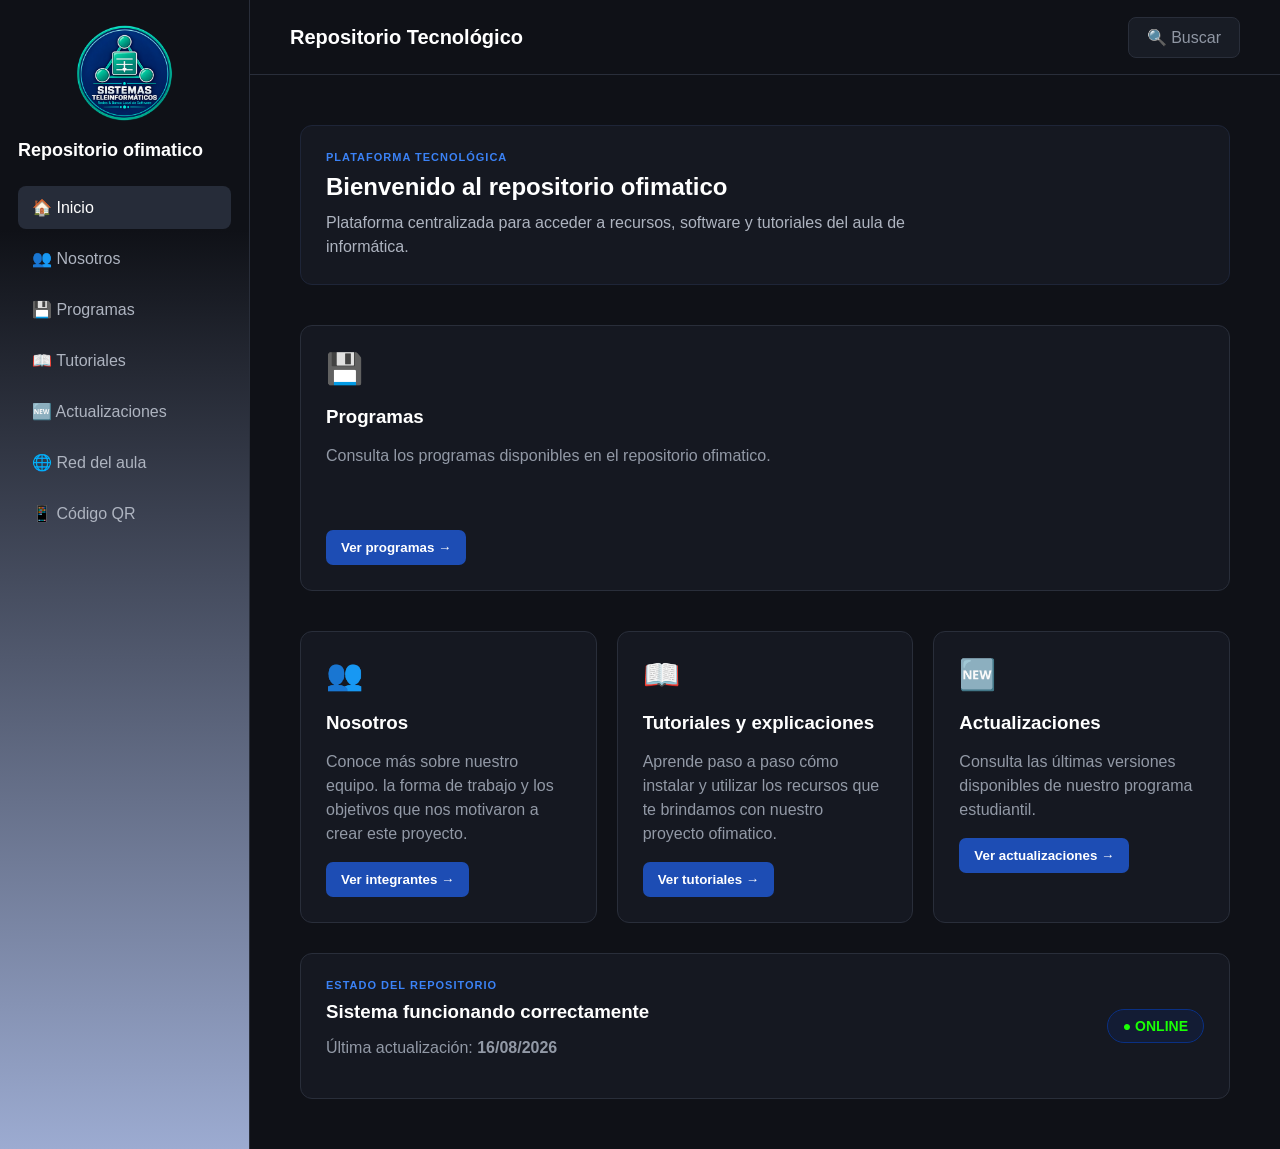
<file: index.html>
<!DOCTYPE html>
<html lang="es">

<head>
    <meta charset="UTF-8">
    <meta name="viewport" content="width=device-width, initial-scale=1.0">

    <title>Repositorio Tecnológico</title>
    

    <link rel="stylesheet" href="style.css">
</head>

<body>

    <div class="app">

        <!-- BARRA LATERAL -->
        <aside class="sidebar">

           <div class="logo">
    <img src="images/logo-repositorio.png" alt="Logo del proyecto">
</div>

            <h2>Repositorio ofimatico</h2>

            <nav>

                <a href="#" class="active">
                    🏠 Inicio
                </a>
                
                <a href="Nosotros.html">
                    👥 Nosotros
                </a> 

                <a href="Programas.html">
                    💾 Programas
                </a>

                <a href="Tutoriales.html">
                    📖 Tutoriales
                </a>

                <a href="Actualizaciones.html">
                    🆕 Actualizaciones
                </a>

                <a href="RedDelAula.html">
                    🌐 Red del aula
                </a>

                <a href="CodigoQR.html">
                    📱 Código QR
                </a>

            </nav>

        </aside>


        <!-- CONTENIDO PRINCIPAL -->
        <main class="main">

            <header class="topbar">

                <h1>Repositorio Tecnológico</h1>

                <div class="search">
                    🔍 Buscar
                </div>

            </header>


            <section class="content">

                <div class="welcome">

                    <span>PLATAFORMA TECNOLÓGICA</span>

                    <h2>
                        Bienvenido al repositorio ofimatico
                    </h2>

                    <p>
                        Plataforma centralizada para acceder a
                        recursos, software y tutoriales del aula
                        de informática.
                    </p>

                </div>


                <div class="cards">
                </div>

                    <div class="card">

                        <div class="card-icon">
                            💾
                        </div>

                        <h3>Programas</h3>

                        <p>
                            Consulta los programas disponibles
                            en el repositorio ofimatico.
                        </p>           

                        <button onclick="window.location.href='Programas.html'">
                         Ver programas →
                          </button>
                    </div>

                <div class="cards">
                    
                            
                    <div class="card">
                        <div class="card-icon">
                            👥
                        </div>

                        <h3>Nosotros</h3>

                         <p>
                                    Conoce más sobre nuestro equipo. la forma de trabajo y los objetivos que nos motivaron a crear este proyecto.
                        </p>

                                <button onclick="window.location.href='Nosotros.html'">
                                 Ver integrantes →
                                  </button>
                          
                    </div>


                    <div class="card">

                        <div class="card-icon">
                            📖
                        </div>

                        <h3>Tutoriales y explicaciones</h3>

                        <p>
                            Aprende paso a paso cómo instalar
                            y utilizar los recursos que te brindamos con nuestro proyecto ofimatico.
                        </p>

                        <button onclick="window.location.href='Tutoriales.html'">
                            Ver tutoriales →
                        </button>

                    </div>


                    <div class="card">

                        <div class="card-icon">
                            🆕
                        </div>

                        <h3>Actualizaciones</h3>

                        <p>
                            Consulta las últimas versiones
                            disponibles de nuestro programa estudiantil.
                        </p>

                        <button onclick="window.location.href='Actualizaciones.html'">
                            Ver actualizaciones →
                        </button>

                    </div>

                </div>


                <div class="update-box">
                

                    <div>

                        <span class="small-title">
                            ESTADO DEL REPOSITORIO
                        </span>

                        <h3>
                            Sistema funcionando correctamente
                        </h3>

                        <p>
                            Última actualización:
                            <strong>16/08/2026</strong>
                        </p>

                    </div>

                    <div class="status">
                        ● ONLINE
                    </div>

                </div>

            </section>

        </main>

    </div>


    <script src="script.js"></script>

</body>

</html>
</file>
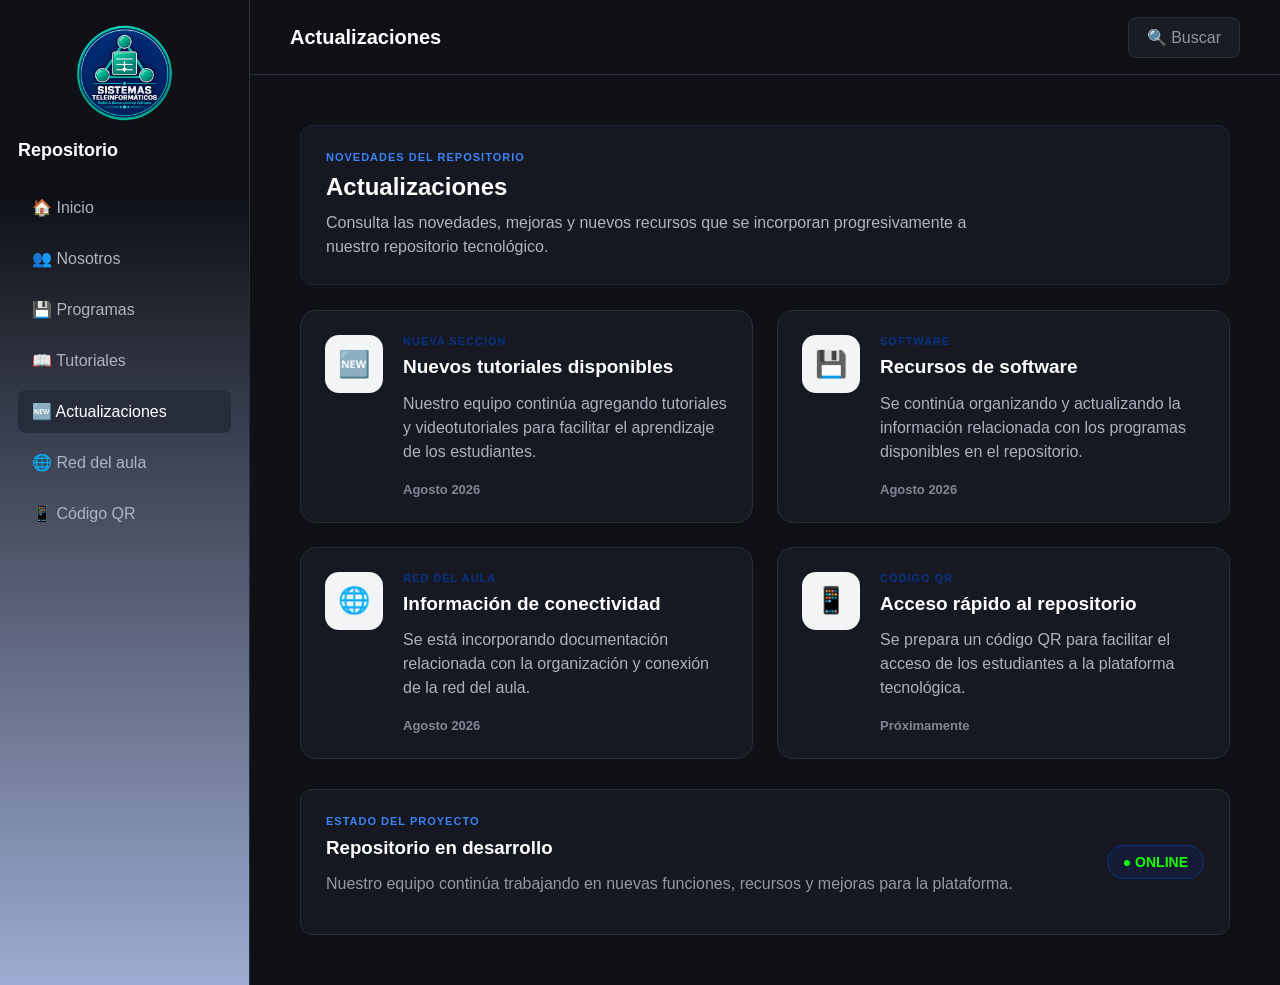
<file: Actualizaciones.html>
<!DOCTYPE html>
<html lang="es">

<head>
    <meta charset="UTF-8">
    <meta name="viewport" content="width=device-width, initial-scale=1.0">

    <title>Actualizaciones | Repositorio Tecnológico</title>

    <link rel="stylesheet" href="style.css">
</head>

<body>

    <div class="app">

        <!-- BARRA LATERAL -->
        <aside class="sidebar">

            <div class="logo">
    <img src="images/logo-repositorio.png" alt="Logo del proyecto">
</div>

            <h2>Repositorio</h2>

            <nav>

                <a href="index.html">
                    🏠 Inicio
                </a>

                <a href="Nosotros.html">
                    👥 Nosotros
                </a>

                <a href="Programas.html">
                    💾 Programas
                </a>

                <a href="Tutoriales.html">
                    📖 Tutoriales
                </a>

                <a href="Actualizaciones.html" class="active">
                    🆕 Actualizaciones
                </a>

                <a href="RedDelAula.html">
                    🌐 Red del aula
                </a>

                <a href="CodigoQR.html">
                    📱 Código QR
                </a>

            </nav>

        </aside>


        <!-- CONTENIDO PRINCIPAL -->
        <main class="main">

            <header class="topbar">

                <h1>Actualizaciones</h1>

                <div class="search">
                    🔍 Buscar
                </div>

            </header>


            <section class="content">

                <!-- PRESENTACIÓN -->

                <div class="welcome">

                    <span>NOVEDADES DEL REPOSITORIO</span>

                    <h2>
                        Actualizaciones
                    </h2>

                    <p>
                        Consulta las novedades, mejoras y nuevos
                        recursos que se incorporan progresivamente
                        a nuestro repositorio tecnológico.
                    </p>

                </div>


                <!-- ACTUALIZACIONES -->

                <div class="updates-grid">


                    <!-- ACTUALIZACIÓN 1 -->

                    <div class="update-card">

                        <div class="update-icon">
                            🆕
                        </div>

                        <div class="update-info">

                            <span class="update-type">
                                NUEVA SECCIÓN
                            </span>

                            <h3>
                                Nuevos tutoriales disponibles
                            </h3>

                            <p>
                                Nuestro equipo continúa agregando
                                tutoriales y videotutoriales para
                                facilitar el aprendizaje de los
                                estudiantes.
                            </p>

                            <span class="update-date">
                                Agosto 2026
                            </span>

                        </div>

                    </div>


                    <!-- ACTUALIZACIÓN 2 -->

                    <div class="update-card">

                        <div class="update-icon">
                            💾
                        </div>

                        <div class="update-info">

                            <span class="update-type">
                                SOFTWARE
                            </span>

                            <h3>
                                Recursos de software
                            </h3>

                            <p>
                                Se continúa organizando y actualizando
                                la información relacionada con los
                                programas disponibles en el repositorio.
                            </p>

                            <span class="update-date">
                                Agosto 2026
                            </span>

                        </div>

                    </div>


                    <!-- ACTUALIZACIÓN 3 -->

                    <div class="update-card">

                        <div class="update-icon">
                            🌐
                        </div>

                        <div class="update-info">

                            <span class="update-type">
                                RED DEL AULA
                            </span>

                            <h3>
                                Información de conectividad
                            </h3>

                            <p>
                                Se está incorporando documentación
                                relacionada con la organización y
                                conexión de la red del aula.
                            </p>

                            <span class="update-date">
                                Agosto 2026
                            </span>

                        </div>

                    </div>


                    <!-- ACTUALIZACIÓN 4 -->

                    <div class="update-card">

                        <div class="update-icon">
                            📱
                        </div>

                        <div class="update-info">

                            <span class="update-type">
                                CÓDIGO QR
                            </span>

                            <h3>
                                Acceso rápido al repositorio
                            </h3>

                            <p>
                                Se prepara un código QR para facilitar
                                el acceso de los estudiantes a la
                                plataforma tecnológica.
                            </p>

                            <span class="update-date">
                                Próximamente
                            </span>

                        </div>

                    </div>

                </div>


                <!-- ESTADO -->

                <div class="update-box">

                    <div>

                        <span class="small-title">
                            ESTADO DEL PROYECTO
                        </span>

                        <h3>
                            Repositorio en desarrollo
                        </h3>

                        <p>
                            Nuestro equipo continúa trabajando en
                            nuevas funciones, recursos y mejoras
                            para la plataforma.
                        </p>

                    </div>

                   <div class="status">
                        ● ONLINE
                    </div>

                </div>

            </section>

        </main>

    </div>


    <script src="script.js"></script>

</body>

</html>
</file>
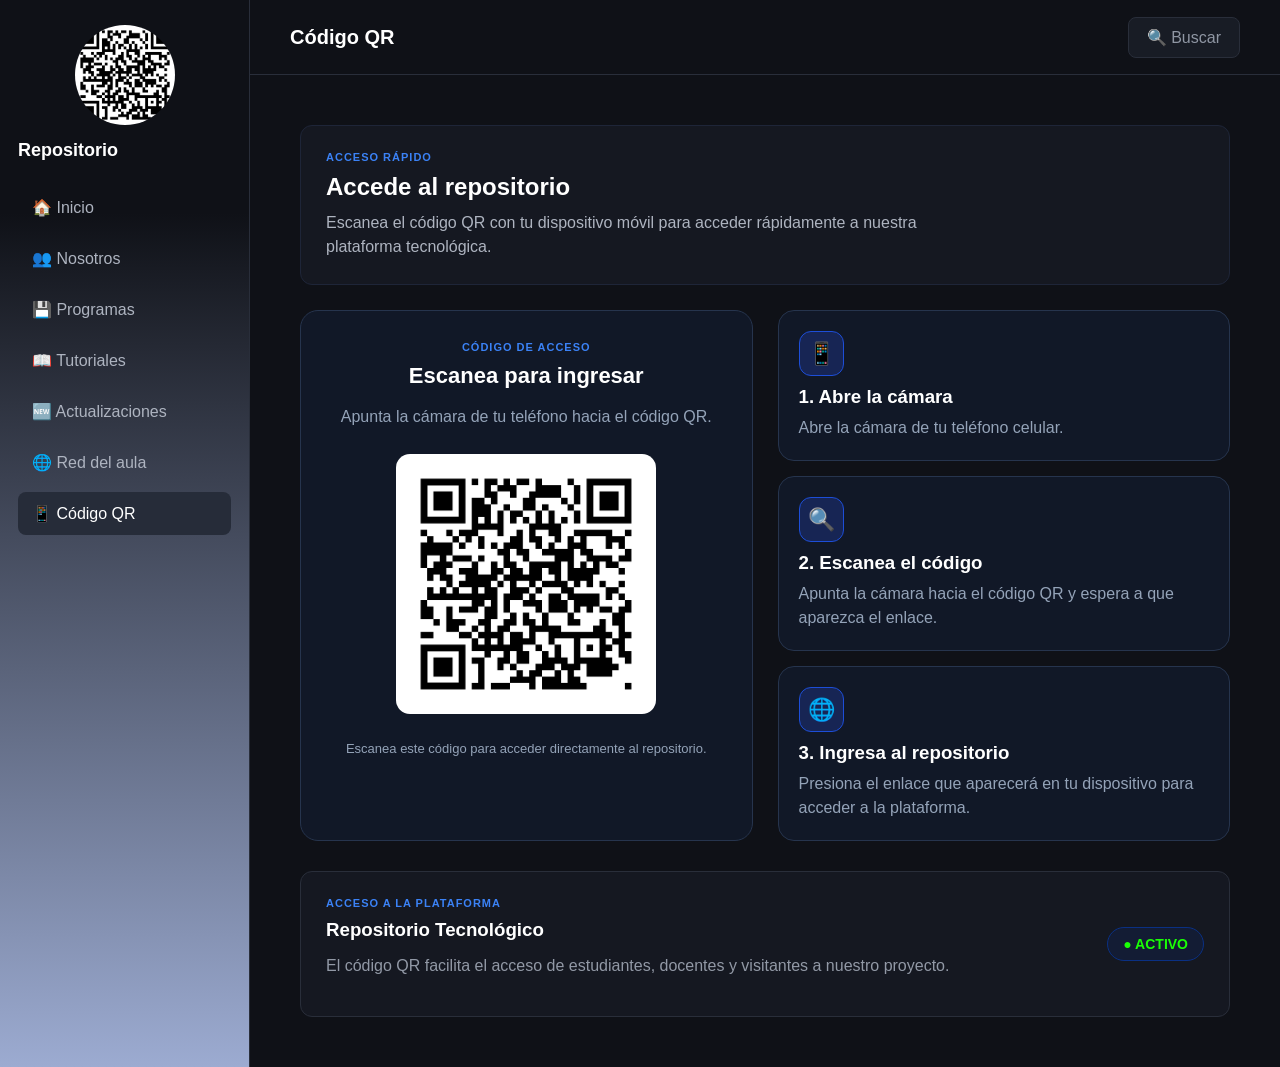
<file: CodigoQR.html>
<!DOCTYPE html>
<html lang="es">

<head>
    <meta charset="UTF-8">
    <meta name="viewport" content="width=device-width, initial-scale=1.0">

    <title>Código QR | Repositorio Tecnológico</title>

    <link rel="stylesheet" href="style.css">
</head>

<body>

    <div class="app">

        <!-- BARRA LATERAL -->
        <aside class="sidebar">

           <div class="logo">
    <img src="images/qr-repositorio.png" alt="Logo del proyecto">
</div>

            <h2>Repositorio</h2>

            <nav>

                <a href="index.html">
                    🏠 Inicio
                </a>

                <a href="Nosotros.html">
                    👥 Nosotros
                </a>

                <a href="Programas.html">
                    💾 Programas
                </a>

                <a href="Tutoriales.html">
                    📖 Tutoriales
                </a>

                <a href="Actualizaciones.html">
                    🆕 Actualizaciones
                </a>

                <a href="RedDelAula.html">
                    🌐 Red del aula
                </a>

                <a href="CodigoQR.html" class="active">
                    📱 Código QR
                </a>

            </nav>

        </aside>


        <!-- CONTENIDO PRINCIPAL -->
        <main class="main">

            <header class="topbar">

                <h1>Código QR</h1>

                <div class="search">
                    🔍 Buscar
                </div>

            </header>


            <section class="content">

                <!-- PRESENTACIÓN -->

                <div class="welcome">

                    <span>ACCESO RÁPIDO</span>

                    <h2>
                        Accede al repositorio
                    </h2>

                    <p>
                        Escanea el código QR con tu dispositivo
                        móvil para acceder rápidamente a nuestra
                        plataforma tecnológica.
                    </p>

                </div>


                <!-- QR -->

                <div class="qr-section">

                    <div class="qr-card">

                        <span class="small-title">
                            CÓDIGO DE ACCESO
                        </span>

                        <h3>
                            Escanea para ingresar
                        </h3>

                        <p>
                            Apunta la cámara de tu teléfono hacia
                            el código QR.
                        </p>


                        <div class="qr-image">

                            <!-- AQUÍ COLOCAREMOS EL QR REAL -->

                            <img
                                src="images/qr-repositorio.png"
                                alt="Código QR del Repositorio Tecnológico">

                        </div>

                          
                        <p class="qr-help">
                            Escanea este código para acceder
                            directamente al repositorio.
                        </p>

                    </div>


                    <!-- INSTRUCCIONES -->

                    <div class="qr-info">

                        <div class="qr-info-card">

                            <div class="qr-info-icon">
                                📱
                            </div>

                            <h3>
                                1. Abre la cámara
                            </h3>

                            <p>
                                Abre la cámara de tu teléfono
                                celular.
                            </p>

                        </div>


                        <div class="qr-info-card">

                            <div class="qr-info-icon">
                                🔍
                            </div>

                            <h3>
                                2. Escanea el código
                            </h3>

                            <p>
                                Apunta la cámara hacia el código QR
                                y espera a que aparezca el enlace.
                            </p>

                        </div>


                        <div class="qr-info-card">

                            <div class="qr-info-icon">
                                🌐
                            </div>

                            <h3>
                                3. Ingresa al repositorio
                            </h3>

                            <p>
                                Presiona el enlace que aparecerá
                                en tu dispositivo para acceder
                                a la plataforma.
                            </p>

                        </div>

                    </div>

                </div>


                <!-- INFORMACIÓN -->

                <div class="update-box">

                    <div>

                        <span class="small-title">
                            ACCESO A LA PLATAFORMA
                        </span>

                        <h3>
                            Repositorio Tecnológico
                        </h3>

                        <p>
                            El código QR facilita el acceso de
                            estudiantes, docentes y visitantes
                            a nuestro proyecto.
                        </p>

                    </div>

                    <div class="status">
                        ● ACTIVO
                    </div>

                </div>

            </section>

        </main>

    </div>


    <script src="script.js"></script>

</body>

</html>
</file>
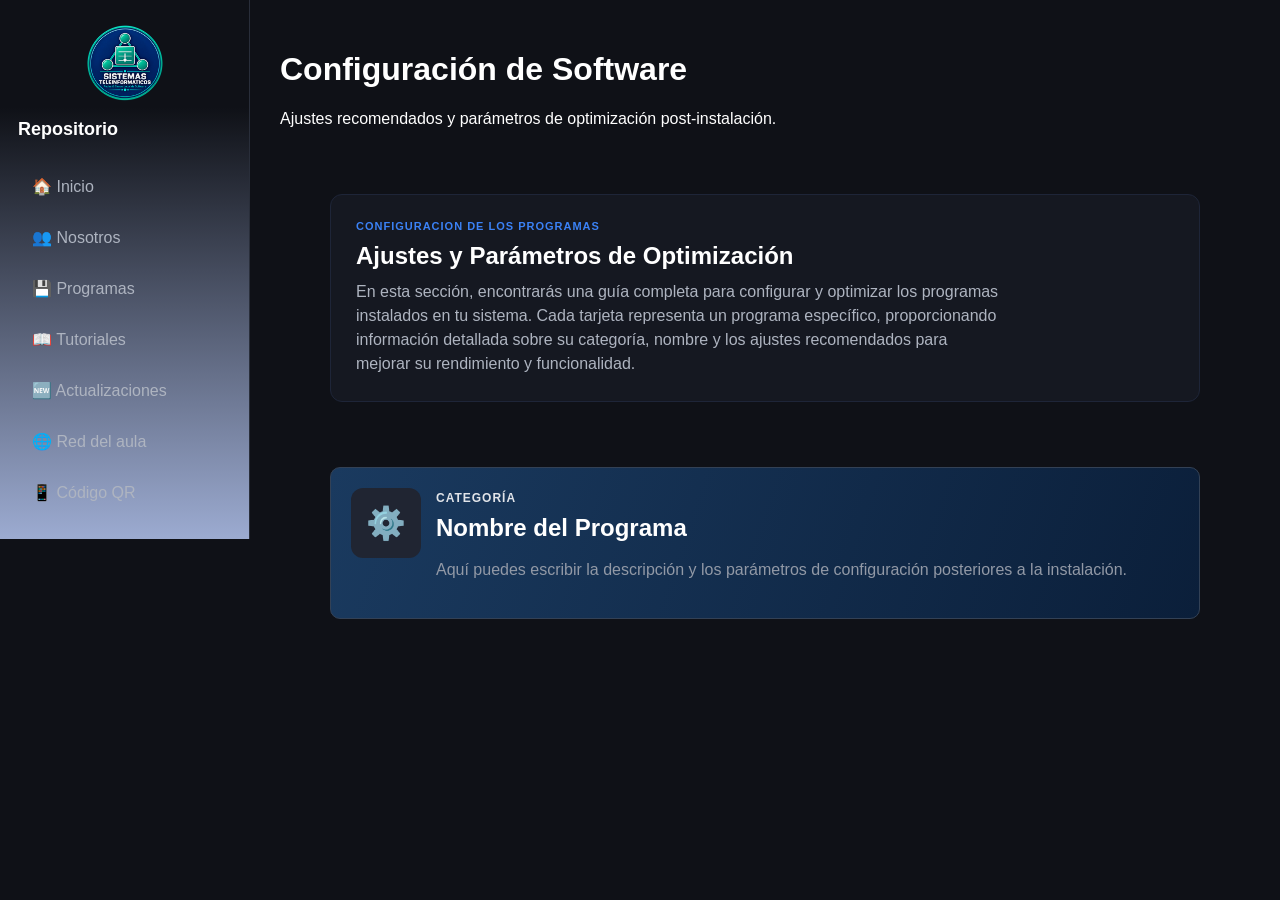
<file: Configuracion.html>
<!DOCTYPE html>
<html lang="es">
<head>
    <meta charset="UTF-8">
    <meta name="viewport" content="width=device-width, initial-scale=1.0">
    <title>Configuración - Repositorio Tecnológico</title>
    <link rel="stylesheet" href="style.css">
</head>
<body>

    <!-- BARRA LATERAL -->
    <aside class="sidebar">
        <div class="sidebar-header">
            <img src="images/logo-repositorio.png" alt="Logo Repositorio" class="sidebar-logo">
            <h2>Repositorio</h2>
        </div>
        <nav class="sidebar-nav">
            <a href="index.html" class="sidebar-link"><span class="nav-icon">🏠</span> Inicio</a>
            <a href="Nosotros.html" class="sidebar-link"><span class="nav-icon">👥</span> Nosotros</a>
            <a href="Programas.html" class="sidebar-link"><span class="nav-icon">💾</span> Programas</a>
            <a href="Tutoriales.html" class="sidebar-link"><span class="nav-icon">📖</span> Tutoriales</a>
            <a href="Actualizaciones.html" class="sidebar-link"><span class="nav-icon">🆕</span> Actualizaciones</a>
            <a href="RedDelAula.html" class="sidebar-link"><span class="nav-icon">🌐</span> Red del aula</a>
            <a href="CodigoQR.html" class="sidebar-link"><span class="nav-icon">📱</span> Código QR</a>
        </nav>
    </aside>

    <!-- CONTENIDO PRINCIPAL -->
    <main class="main-content">
        
        <header class="top-header">
            <div class="header-title">
                <h1>Configuración de Software</h1>
                <p>Ajustes recomendados y parámetros de optimización post-instalación.</p>
            </div>
        </header>

         <section class="content">

                <!-- PRESENTACIÓN -->

                <div class="welcome">

                    <span>CONFIGURACION DE LOS PROGRAMAS</span>

                    <h2>
                        Ajustes y Parámetros de Optimización
                    </h2>

                    <p>
                        En esta sección, encontrarás una guía completa para configurar y optimizar los programas instalados en tu sistema. Cada tarjeta representa un programa específico, proporcionando información detallada sobre su categoría, nombre y los ajustes recomendados para mejorar su rendimiento y funcionalidad.
                    </p>

                </div>


        <!-- plantilla de ejemplo lero lero -->
        <section class="config-grid">

            <!-- TARJETA PLANTILLA -->
            <div class="software-card">
                <div class="software-icon">⚙️</div>
                <div class="software-info">
                    <span class="software-type">CATEGORÍA</span>
                    <h3>Nombre del Programa</h3>
                    <p>Aquí puedes escribir la descripción y los parámetros de configuración posteriores a la instalación.</p>
                </div>
            </div>

        </section>
    </main>

</body>
</html>
</file>
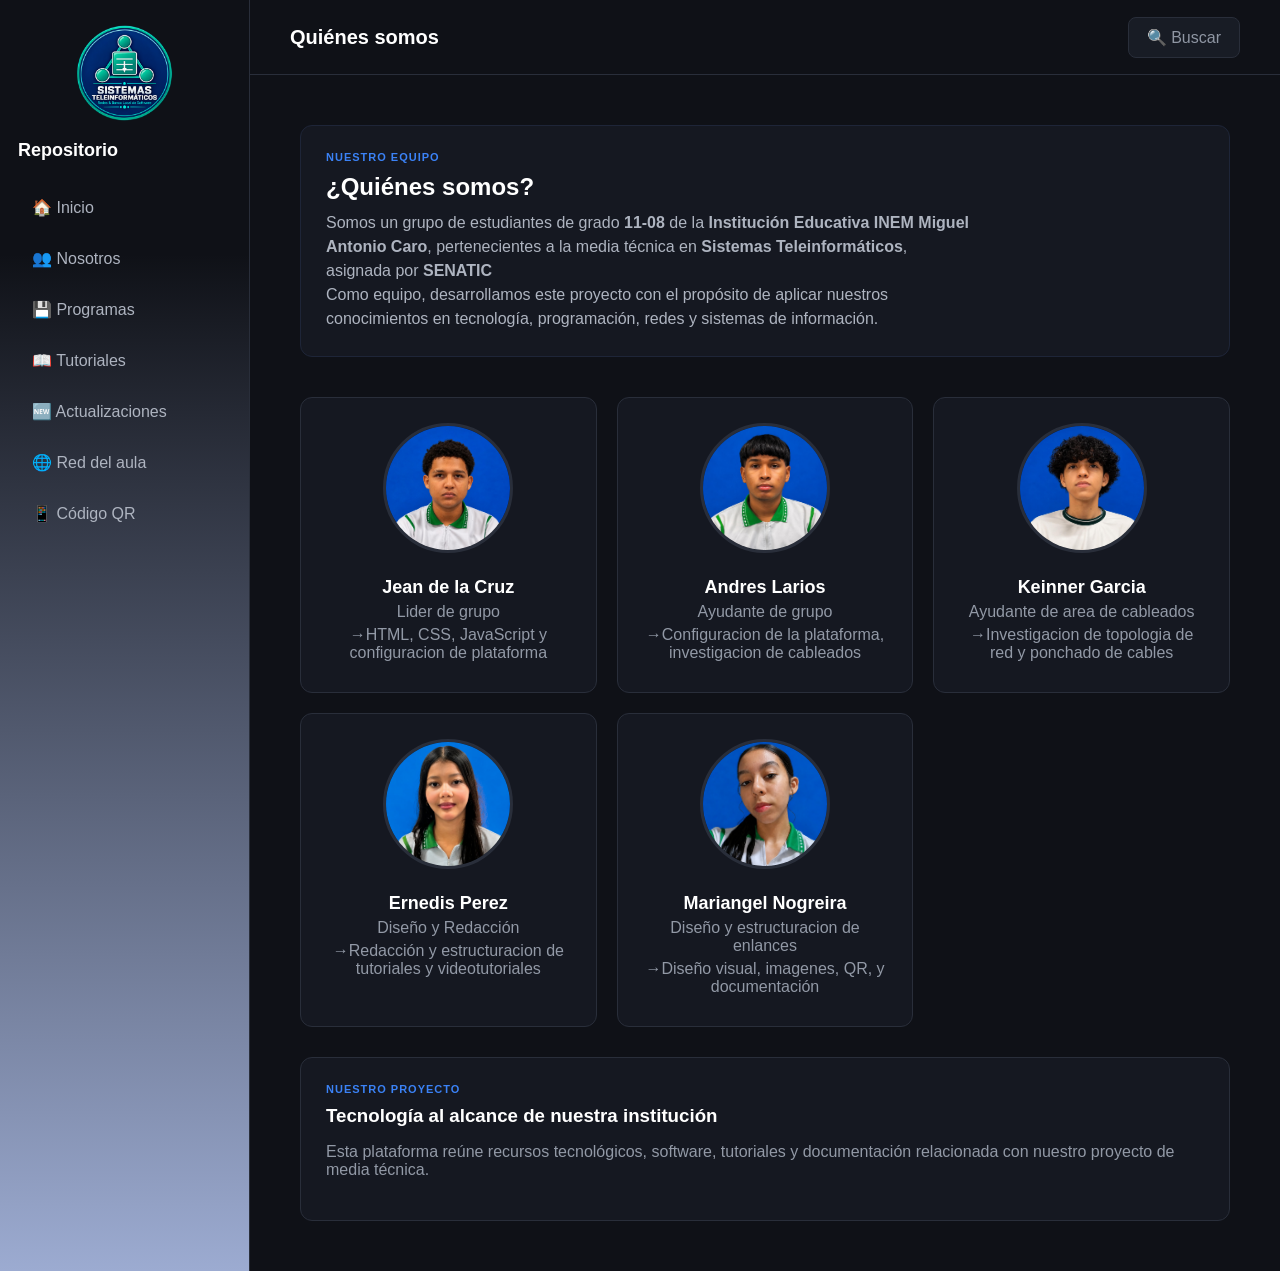
<file: Nosotros.html>
<!DOCTYPE html>
<html lang="es">

<head>
    <meta charset="UTF-8">
    <meta name="viewport" content="width=device-width, initial-scale=1.0">

    <title>Nosotros | Repositorio Tecnológico</title>

    <link rel="stylesheet" href="style.css">
</head>

<body>

    <div class="app">

        <!-- BARRA LATERAL -->
        <aside class="sidebar">

            <div class="logo">
    <img src="images/logo-repositorio.png" alt="Logo del proyecto">
</div>

            <h2>Repositorio</h2>

            <nav>

                <a href="index.html">
                    🏠 Inicio
                </a>

                 
                <a href="Nosotros.html">
                    👥 Nosotros
                </a> 
                

                <a href="Programas.html">
                    💾 Programas
                </a>

                <a href="Tutoriales.html">
                    📖 Tutoriales
                </a>

                <a href="Actualizaciones.html">
                    🆕 Actualizaciones
                </a>

                <a href="RedDelAula.html">
                    🌐 Red del aula
                </a>

                <a href="CodigoQR.html">
                    📱 Código QR
                </a>

            </nav>

        </aside>


        <!-- CONTENIDO -->
        <main class="main">

            <header class="topbar">

                <h1>Quiénes somos</h1>

                <div class="search">
                    🔍 Buscar
                </div>

            </header>


            <section class="content">

                <!-- PRESENTACIÓN -->

                <div class="welcome">

                    <span>NUESTRO EQUIPO</span>

                    <h2>
                        ¿Quiénes somos?
                    </h2>

                    <p>
                        Somos un grupo de estudiantes de grado
                        <strong>11-08</strong> de la
                        <strong>Institución Educativa INEM Miguel Antonio Caro</strong>,
                        pertenecientes a la media técnica en
                        <strong>Sistemas Teleinformáticos</strong>,
                        asignada por <strong>SENATIC</strong>
                    </p>

                    <p>
                        Como equipo, desarrollamos este proyecto con
                        el propósito de aplicar nuestros conocimientos
                        en tecnología, programación, redes y sistemas
                        de información.
                    </p>

                </div>


                <!-- INTEGRANTES -->

                <div class="team">

                    <div class="member">

                        <img
                            src="images/jean.jpeg"
                            alt="Jean de la Cruz">

                        <h3>
                            Jean de la Cruz
                        </h3>

                        <p>
                           Lider de grupo 
                        </p>
                    <p>
                        →HTML, CSS, JavaScript y configuracion de plataforma 
                    </p>
                    </div>


                    <div class="member">

                        <img
                            src="images/camilo.jpeg"
                            alt="Andres Larios">

                        <h3>
                            Andres Larios
                        </h3>

                        <p>
                         Ayudante de grupo 
                        </p>
<p>→Configuracion de la plataforma, investigacion de cableados 
</p>
                    </div>


                    <div class="member">

                        <img
                            src="images/keinner.jpeg"
                            alt="Keinner Garcia">

                        <h3>
                            Keinner Garcia
                        </h3>

                        <p>
                            Ayudante de area de cableados 
                        </p>
<p>→Investigacion de topologia de red y ponchado de cables</p>
                    </div>


                    <div class="member">

                        <img
                            src="images/ernedis.jpeg"
                            alt="Ernedis Perez">

                        <h3>
                            Ernedis Perez
                        </h3>

                        <p>
                            Diseño y Redacción
                        </p>
<p> →Redacción y estructuracion de tutoriales y videotutoriales</p>
                    </div>


                    <div class="member">

                        <img
                            src="images/mariangel.jpeg"
                            alt="Mariangel Nogreira">

                        <h3>
                            Mariangel Nogreira
                        </h3>

                        <p>
                             Diseño y estructuracion de enlances
                        </p>
<p>→Diseño visual, imagenes, QR, y documentación</p>
                    </div>

                </div>


                <!-- PROYECTO -->

                <div class="update-box project-info">

                    <div>

                        <span class="small-title">
                            NUESTRO PROYECTO
                        </span>

                        <h3>
                            Tecnología al alcance de nuestra institución
                        </h3>

                        <p>
                            Esta plataforma reúne recursos tecnológicos,
                            software, tutoriales y documentación relacionada
                            con nuestro proyecto de media técnica.
                        </p>

                    </div>

                </div>

            </section>

        </main>

    </div>


    <script src="script.js"></script>

</body>

</html>
</file>
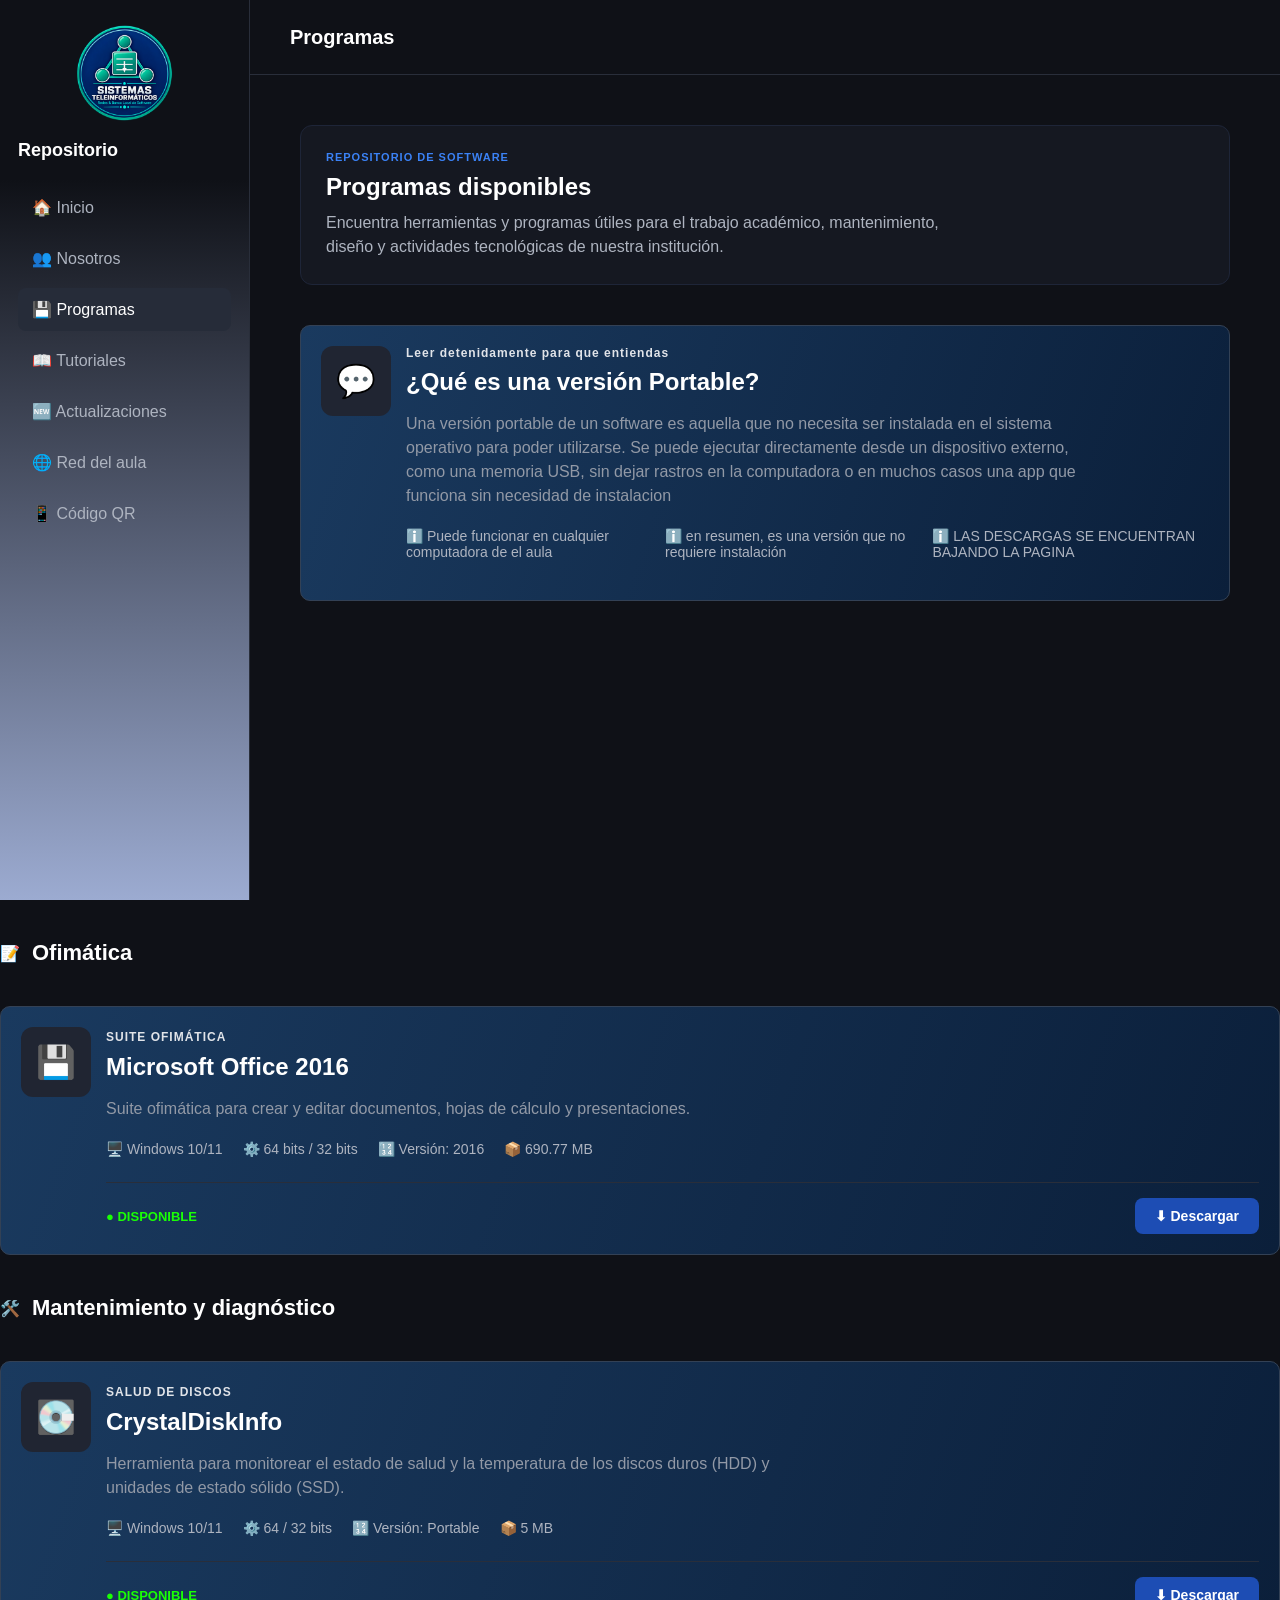
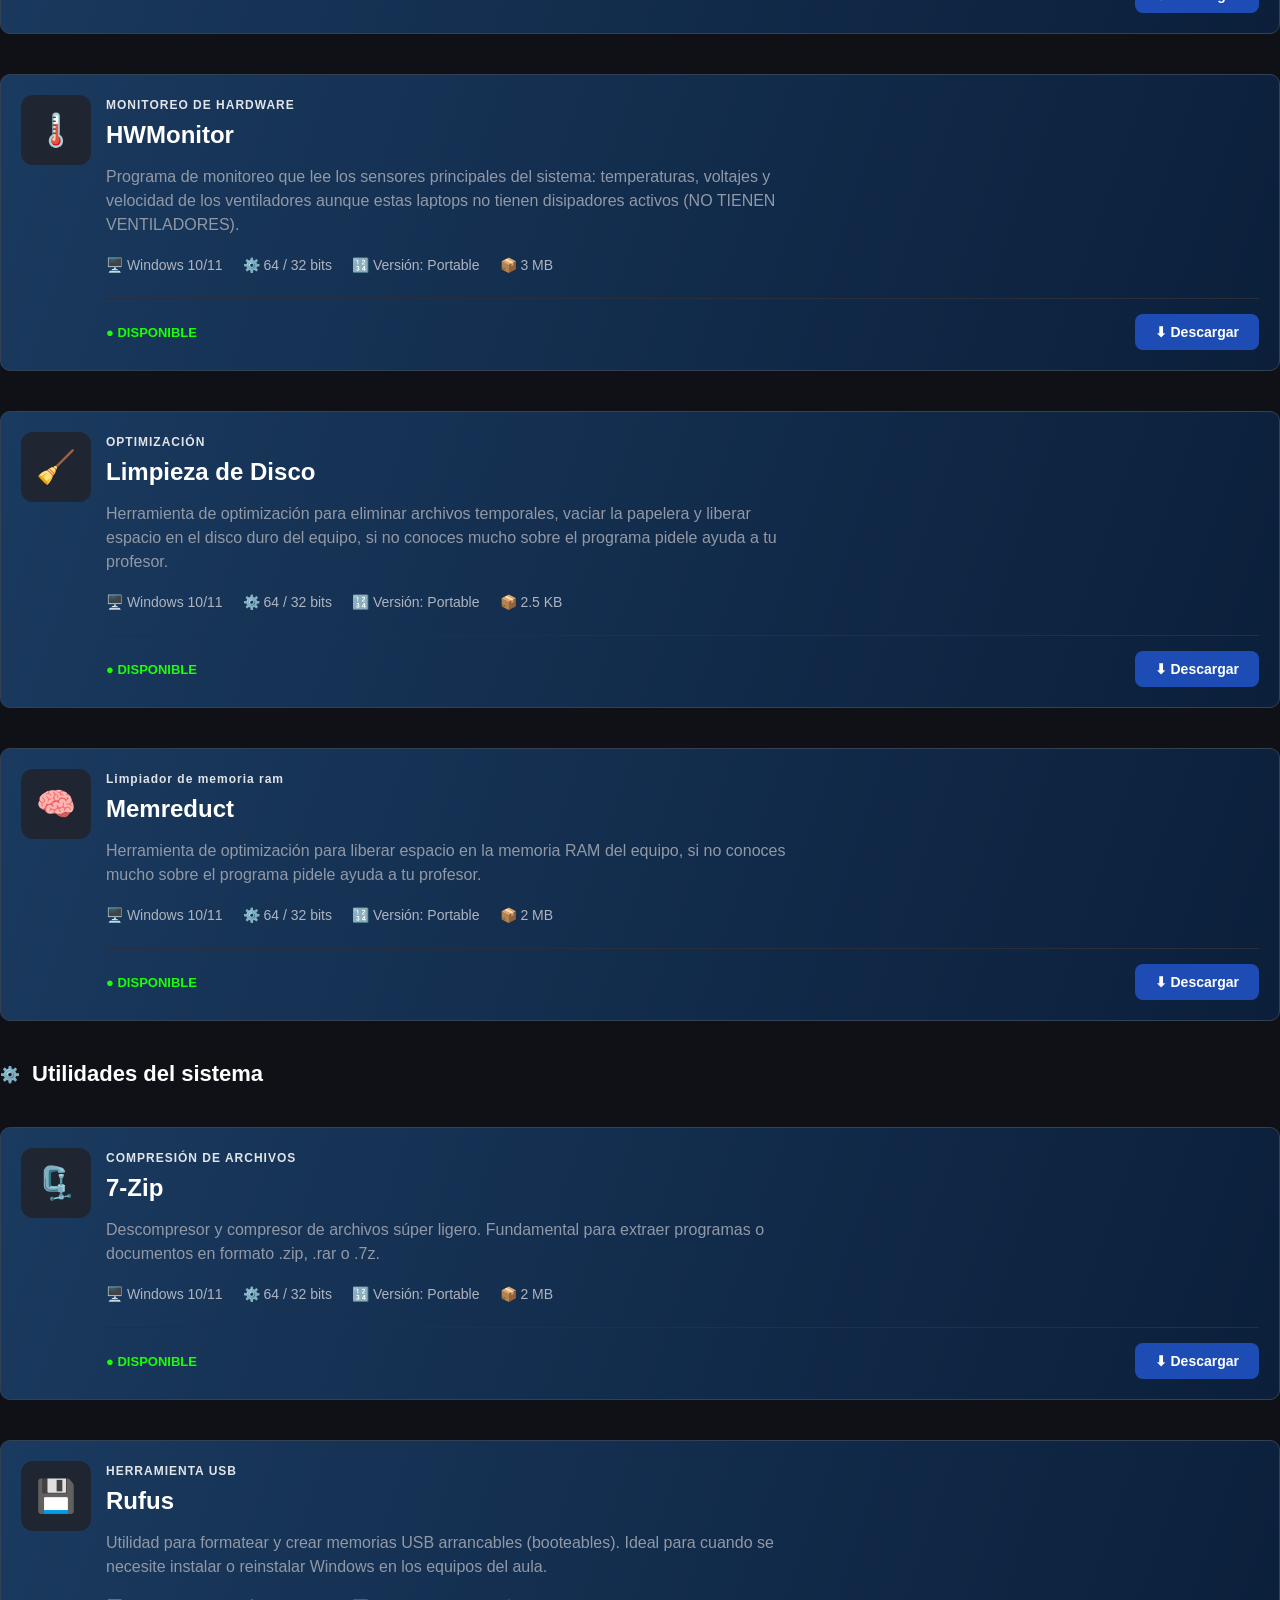
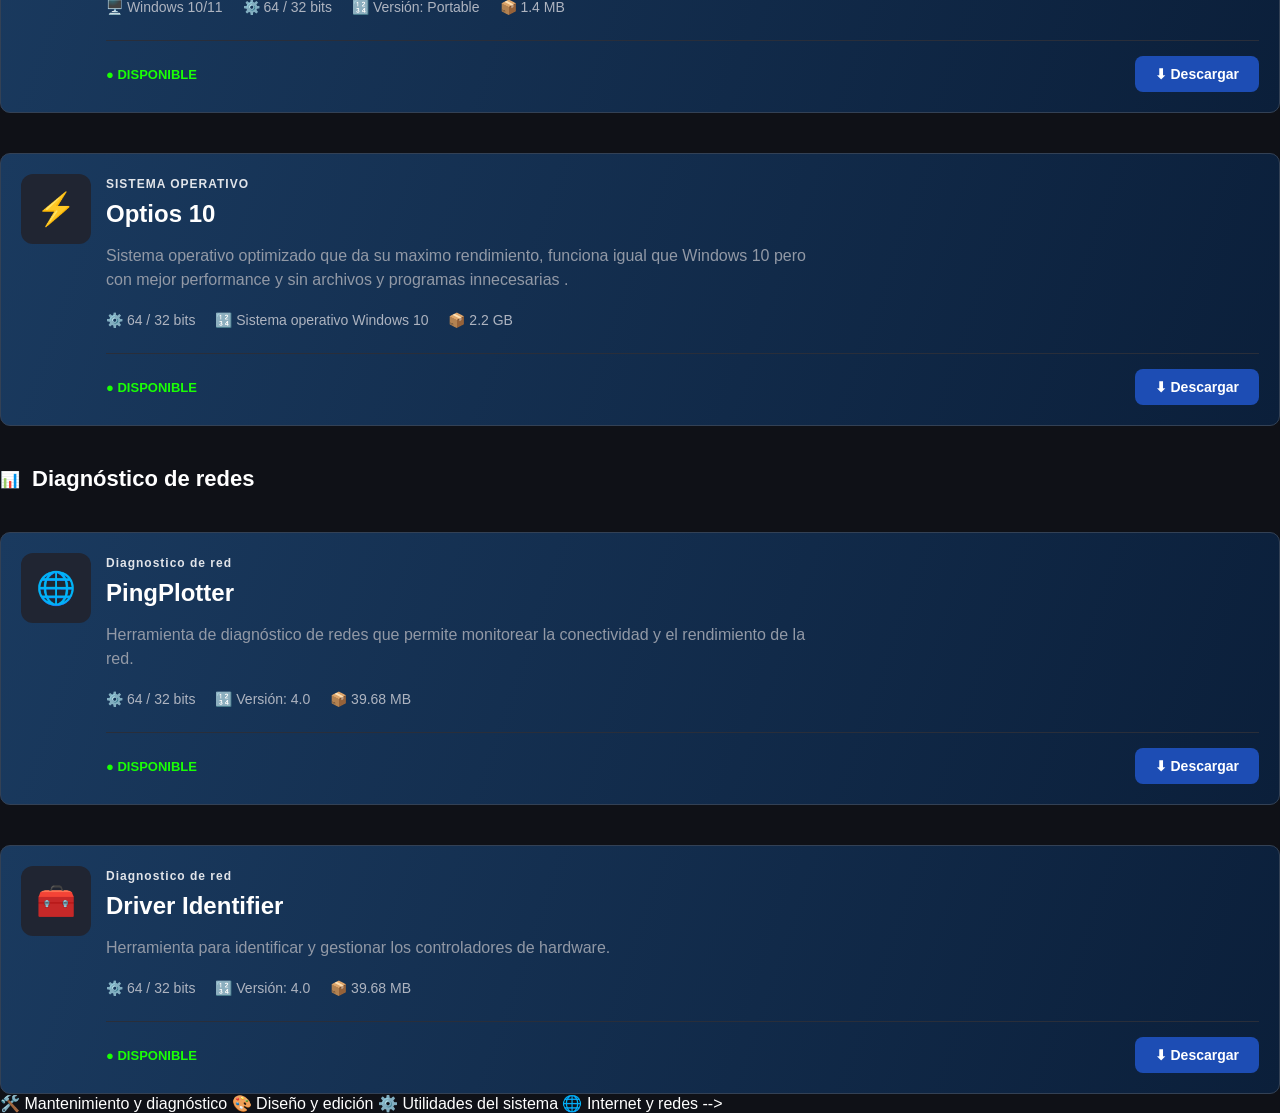
<file: Programas.html>
<!DOCTYPE html>
<html lang="es">

<head>
    <meta charset="UTF-8">
    <meta name="viewport" content="width=device-width, initial-scale=1.0">

    <title>Programas | Repositorio Tecnológico</title>

    <link rel="stylesheet" href="style.css">
</head>

<body>

    <div class="app">

        <!-- BARRA LATERAL -->
        <aside class="sidebar">

            <div class="logo">
                <img src="images/logo-repositorio.png" alt="Logo del proyecto">
            </div>

            <h2>Repositorio</h2>

            <nav>

                <a href="index.html">
                    🏠 Inicio
                </a>

                <a href="Nosotros.html">
                    👥 Nosotros
                </a>

                <a href="Programas.html" class="active">
                    💾 Programas
                </a>

                <a href="Tutoriales.html">
                    📖 Tutoriales
                </a>

                <a href="Actualizaciones.html">
                    🆕 Actualizaciones
                </a>

                <a href="RedDelAula.html">
                    🌐 Red del aula
                </a>

                <a href="CodigoQR.html">
                    📱 Código QR
                </a>

            </nav>

        </aside>


        <!-- CONTENIDO PRINCIPAL -->
        <main class="main">

            <header class="topbar">

                <h1>Programas</h1>

            </header>


            <section class="content">

                <!-- PRESENTACIÓN -->

                <div class="welcome">

                    <span>REPOSITORIO DE SOFTWARE</span>

                    <h2>
                        Programas disponibles
                    </h2>

                    <p>
                        Encuentra herramientas y programas útiles para
                        el trabajo académico, mantenimiento, diseño y
                        actividades tecnológicas de nuestra institución.
                    </p>

                </div>

                <!-- CARTEL DE INFORMACION -->
                    <div class="software-card">
                        <div class="software-icon">💬</div>
                        <div class="software-info">
                            <div
                             class="software-type">Leer detenidamente para que entiendas</span>
                            </div>
                            <div> <h3>¿Qué es una versión Portable?</h3></div>
                            <p>Una versión portable de un software es aquella que no necesita ser instalada en el sistema operativo para poder utilizarse. Se puede ejecutar directamente desde un dispositivo externo, como una memoria USB, sin dejar rastros en la computadora
                            o en muchos casos una app que funciona sin necesidad de instalacion
                            </p>
                            <div class="software-details">
                                <span>ℹ️ Puede funcionar en cualquier computadora de el aula</span>
                                <span>ℹ️ en resumen, es una versión que no requiere instalación</span>
                                <span>ℹ️ LAS DESCARGAS SE ENCUENTRAN BAJANDO LA PAGINA </span>

                            </div>
                        </div>
                    </div>

                </div>

                <!-- CATEGORÍA: OFIMÁTICA -->

                <div class="program-category">

                    <div class="category-title">

                        <span>📝</span>

                        <h2>
                            Ofimática
                        </h2>

                    </div>


                    <!-- MICROSOFT OFFICE 2016 -->

                    <div class="software-card">

                        <div class="software-icon">
                            💾
                        </div>

                        <div class="software-info">

                            <span class="software-type">
                                SUITE OFIMÁTICA
                            </span>

                            <h3>
                                Microsoft Office 2016
                            </h3>

                            <p>
                                Suite ofimática para crear y editar
                                documentos, hojas de cálculo y
                                presentaciones.
                            </p>

                            <div class="software-details">

                                <span>
                                    🖥️ Windows 10/11
                                </span>

                                <span>
                                    ⚙️ 64 bits / 32 bits
                                </span>

                                <span>
                                    🔢 Versión: 2016
                                </span>

                                <span>
                                    📦 690.77 MB
                                </span>

                            </div>


                            <div class="software-actions">

                                <span class="program-status">
                                    ● DISPONIBLE
                                </span>

                                <a href="https://www.mediafire.com/file/194gfzh7j623lxs/Office_Professional_2016.7z/file" class="download-button" target="_blank">
                                    ⬇ Descargar
                                </a>

                            </div>

                        </div>

                    </div>

                </div>


                <!--
                    AQUÍ AGREGAREMOS LAS SIGUIENTES CATEGORÍAS:
                    <-- CATEGORÍA: MANTENIMIENTO Y DIAGNÓSTICO -->
                <div class="program-category">

                    <div class="category-title">
                        <span>🛠️</span>
                        <h2>Mantenimiento y diagnóstico</h2>
                    </div>

                    <!-- CRYSTALDISKINFO -->
                    <div class="software-card">
                        <div class="software-icon">💽</div>
                        <div class="software-info">
                            <span class="software-type">SALUD DE DISCOS</span>
                            <h3>CrystalDiskInfo</h3>
                            <p>Herramienta para monitorear el estado de salud y la temperatura de los discos duros (HDD) y unidades de estado sólido (SSD).</p>
                            <div class="software-details">
                                <span>🖥️ Windows 10/11</span>
                                <span>⚙️ 64 / 32 bits</span>
                                <span>🔢 Versión: Portable</span>
                                <span>📦 5 MB</span>
                            </div>
                            <div class="software-actions">
                                <span class="program-status">● DISPONIBLE</span>
                                 <a href="https://www.mediafire.com/file/6v3vb1i1fgq9zjg/crystal_disk.zip/file" class="download-button" target="_blank">
                                    ⬇ Descargar
                                </a>
                            </div>
                        </div>
                    </div>

                    <!-- HWMONITOR -->
                    <div class="software-card">
                        <div class="software-icon">🌡️</div>
                        <div class="software-info">
                            <span class="software-type">MONITOREO DE HARDWARE</span>
                            <h3>HWMonitor</h3>
                            <p>Programa de monitoreo que lee los sensores principales del sistema: temperaturas, voltajes y velocidad de los ventiladores 
                                aunque estas laptops no tienen disipadores activos (NO TIENEN VENTILADORES).</p>
                            <div class="software-details">
                                <span>🖥️ Windows 10/11</span>
                                <span>⚙️ 64 / 32 bits</span>
                                <span>🔢 Versión: Portable</span>
                                <span>📦 3 MB</span>
                            </div>
                            <div class="software-actions">
                                <span class="program-status">● DISPONIBLE</span>
                                <a href="https://www.mediafire.com/file/ka35j6llgoii5bk" class="download-button" target="_blank">
                                    ⬇ Descargar
                                </a>
                            </div>
                        </div>
                    </div>

                    <!-- LIMPIAR DISCO -->
                    <div class="software-card">
                        <div class="software-icon">🧹</div>
                        <div class="software-info">
                            <span class="software-type">OPTIMIZACIÓN</span>
                            <h3>Limpieza de Disco</h3>
                            <p>Herramienta de optimización para eliminar archivos temporales, vaciar la papelera y liberar espacio en el disco duro del equipo,
                                si no conoces mucho sobre el programa pidele ayuda a tu profesor.</p>
                            <div class="software-details">
                                <span>🖥️ Windows 10/11</span>
                                <span>⚙️ 64 / 32 bits</span>
                                <span>🔢 Versión: Portable</span>
                                <span>📦 2.5 KB</span>
                            </div>
                            <div class="software-actions">
                                <span class="program-status">● DISPONIBLE</span>
                                 <a href="https://www.mediafire.com/file/jz3k4xmebo2pavg" class="download-button" target="_blank">
                                    ⬇ Descargar
                                </a>
                            </div>
                        </div>
                    </div>

                    <!-- Memreduct -->
                    <div class="software-card">
                        <div class="software-icon">🧠</div>
                        <div class="software-info">
                            <span class="software-type">Limpiador de memoria ram</span>
                            <h3>Memreduct</h3>
                            <p>Herramienta de optimización para liberar espacio en la memoria RAM del equipo, si no conoces mucho sobre el programa pidele ayuda a tu profesor.</p>
                            <div class="software-details">
                                <span>🖥️ Windows 10/11</span>
                                <span>⚙️ 64 / 32 bits</span>
                                <span>🔢 Versión: Portable</span>
                                <span>📦 2 MB</span>
                            </div>
                            <div class="software-actions">
                                <span class="program-status">● DISPONIBLE</span>
                                <a href="https://www.mediafire.com/file/sgec7ruunqr18nx/memreduct-3.5.2-setup.exe/file" class="download-button" target="_blank">
                                     ⬇ Descargar
                                </a>
                            </div>
                        </div>
                    </div>

                </div><!-- CATEGORÍA: UTILIDADES DEL SISTEMA -->
                <div class="program-category">

                    <div class="category-title">
                        <span>⚙️</span>
                        <h2>Utilidades del sistema</h2>
                    </div>

                    <!-- 7-ZIP -->
                    <div class="software-card">
                        <div class="software-icon">🗜️</div>
                        <div class="software-info">
                            <span class="software-type">COMPRESIÓN DE ARCHIVOS</span>
                            <h3>7-Zip</h3>
                            <p>Descompresor y compresor de archivos súper ligero. Fundamental para extraer programas o documentos en formato .zip, .rar o .7z.</p>
                            <div class="software-details">
                                <span>🖥️ Windows 10/11</span>
                                <span>⚙️ 64 / 32 bits</span>
                                <span>🔢 Versión: Portable</span>
                                <span>📦 2 MB</span>
                            </div>
                            <div class="software-actions">
                                <span class="program-status">● DISPONIBLE</span>
                                <a href="https://www.mediafire.com/file/7uv0ye2ogxx166j/7z2501-x64.exe/file" class="download-button" target="_blank">
                                    ⬇ Descargar
                                </a>
                            </div>
                        </div>
                    </div>

                    <!-- RUFUS -->
                    <div class="software-card">
                        <div class="software-icon">💾</div>
                        <div class="software-info">
                            <span class="software-type">HERRAMIENTA USB</span>
                            <h3>Rufus</h3>
                            <p>Utilidad para formatear y crear memorias USB arrancables (booteables). Ideal para cuando se necesite instalar o reinstalar Windows en los equipos del aula.</p>
                            <div class="software-details">
                                <span>🖥️ Windows 10/11</span>
                                <span>⚙️ 64 / 32 bits</span>
                                <span>🔢 Versión: Portable</span>
                                <span>📦 1.4 MB</span>
                            </div>
                            <div class="software-actions">
                                <span class="program-status">● DISPONIBLE</span>
                              <a href="https://www.mediafire.com/file/1txzxmapo10a0w1/rufus-3.22p.exe/file" class="download-button" target="_blank">
                                    ⬇ Descargar
                                </a>
                            </div>
                        </div>
                    </div>

                    <!-- Optios10 -->
                    <div class="software-card">
                        <div class="software-icon">⚡</div>
                        <div class="software-info">
                            <span class="software-type">SISTEMA OPERATIVO</span>
                            <h3>Optios 10</h3>
                            <p>Sistema operativo optimizado que da su maximo rendimiento, funciona igual que Windows 10 pero con mejor performance y sin archivos y programas innecesarias .</p>
                            <div class="software-details">
                                <span>⚙️ 64 / 32 bits</span>
                                <span>🔢 Sistema operativo Windows 10</span>
                                <span>📦 2.2 GB</span>
                            </div>
                            <div class="software-actions">
                                <span class="program-status">● DISPONIBLE</span>
                                <a href="https://www.mediafire.com/file/1elzvtd1y1j9msa/OptiOS+10+PRO+22H2+V1.3+x64.iso/file" class="download-button" target="_blank">
                                    ⬇ Descargar
                                </a>
                            </div>
                        </div>
                    </div>

                </div>

                 </div><!-- CATEGORIA: DIAGNOSTICO DE REDES -->
                <div class="program-category">

                    <div class="category-title">
                        <span>📊</span>
                        <h2>Diagnóstico de redes</h2>
                    </div>

                    <!-- pingplotter -->
                    <div class="software-card">
                        <div class="software-icon">🌐</div>
                        <div class="software-info">
                            <span class="software-type">Diagnostico de red</span>
                            <h3>PingPlotter</h3>
                            <p>Herramienta de diagnóstico de redes que permite monitorear la conectividad y el rendimiento de la red.</p>
                            <div class="software-details">
                                <span>⚙️ 64 / 32 bits</span>
                                <span>🔢 Versión: 4.0</span>
                                <span>📦 39.68 MB</span>
                            </div>
                            <div class="software-actions">
                                <span class="program-status">● DISPONIBLE</span>
                                <a href="https://www.mediafire.com/file/pvn9axxz7zvbrhd/pingplotter_install.exe/file" class="download-button" target="_blank">
                                    ⬇ Descargar
                                </a>
                            </div>
                        </div>
                    </div>

                    <!--Driver identifier -->
                    <div class="software-card">
                        <div class="software-icon">🧰</div>
                        <div class="software-info">
                            <span class="software-type">Diagnostico de red</span>
                            <h3>Driver Identifier</h3>
                            <p>Herramienta para identificar y gestionar los controladores de hardware.</p>
                            <div class="software-details">
                                <span>⚙️ 64 / 32 bits</span>
                                <span>🔢 Versión: 4.0</span>
                                <span>📦 39.68 MB</span>
                            </div>
                            <div class="software-actions">
                                <span class="program-status">● DISPONIBLE</span>
                                <a href="https://www.mediafire.com/file/c1tovo9kiygz7wl/driveridentifier_setup.exe/file" class="download-button" target="_blank">
                                    ⬇ Descargar
                                </a>
                            </div>
                        </div>

                    
                
            </div>
                    🛠️ Mantenimiento y diagnóstico
                    🎨 Diseño y edición
                    ⚙️ Utilidades del sistema
                    🌐 Internet y redes
                -->


            </section>

        </main>

    </div>


    <script src="script.js"></script>

</body>

</html>
</file>
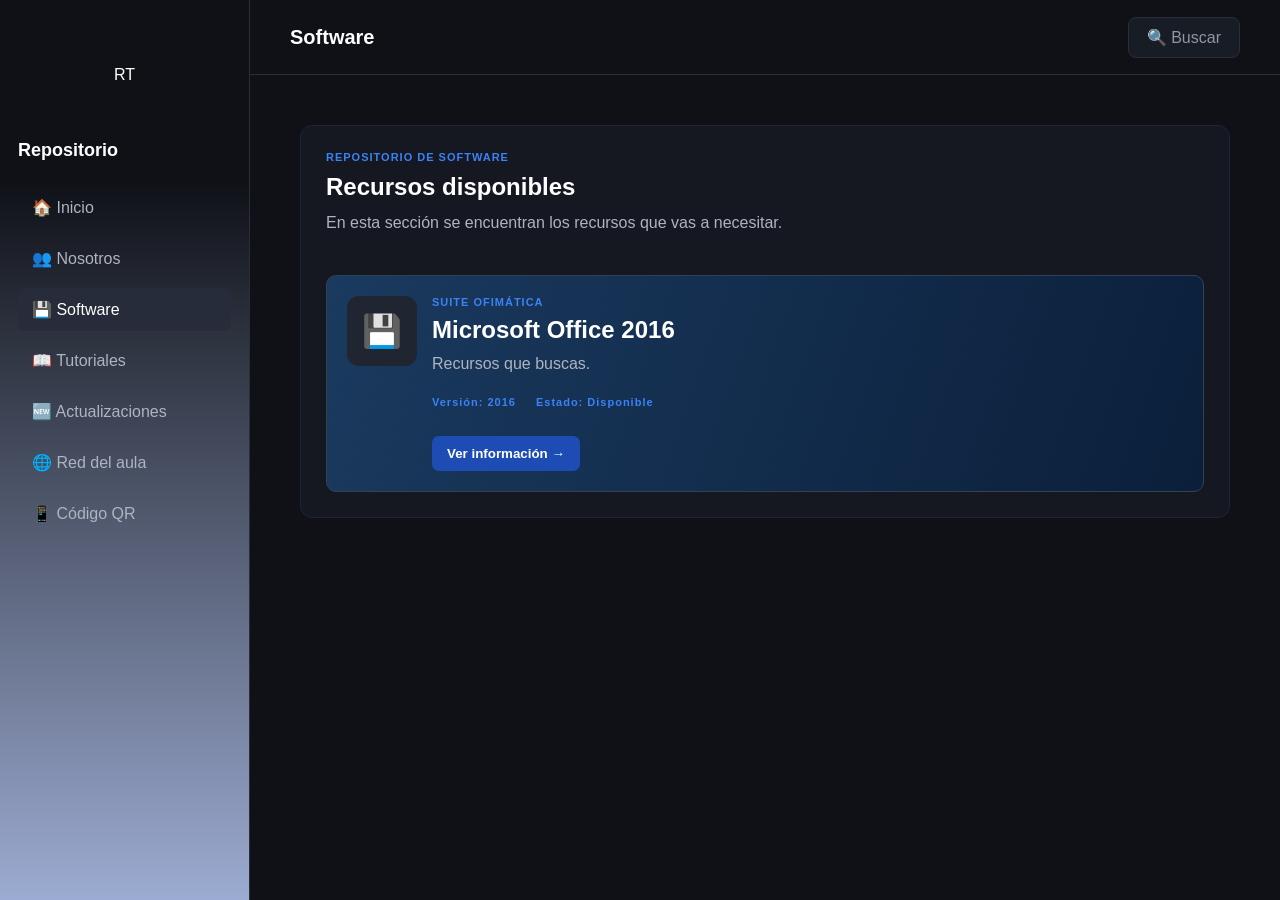
<file: Software.html>
<!DOCTYPE html>
<html lang="es">

<head>
    <meta charset="UTF-8">
    <meta name="viewport" content="width=device-width, initial-scale=1.0">

    <title>Software | Repositorio Tecnológico</title>

    <link rel="stylesheet" href="style.css">
</head>

<body>

    <div class="app">

        <!-- BARRA LATERAL -->
        <aside class="sidebar">

            <div class="logo">
                RT
            </div>

            <h2>Repositorio</h2>

            <nav>

                <a href="index.html">
                    🏠 Inicio
                </a>

                <a href="Nosotros.html">
                    👥 Nosotros
                </a>

                <a href="Software.html" class="active">
                    💾 Software
                </a>

                <a href="Tutoriales.html">
                    📖 Tutoriales
                </a>

                <a href="Actualizaciones.html">
                    🆕 Actualizaciones
                </a>

                <a href="RedDelAula.html">
                    🌐 Red del aula
                </a>

                <a href="CodigoQR.html">
                    📱 Código QR
                </a>

            </nav>

        </aside>


        <!-- CONTENIDO PRINCIPAL -->
        <main class="main">

            <header class="topbar">

                <h1>Software</h1>

                <div class="search">
                    🔍 Buscar
                </div>

            </header>


            <section class="content">

                <div class="welcome">

                    <span>REPOSITORIO DE SOFTWARE</span>

                    <h2>
                        Recursos disponibles
                    </h2>

                    <p>
                        En esta sección se encuentran los recursos
                        que vas a necesitar.
                    </p>
                    <div class="software-card">

    <div class="software-icon">
        💾
    </div>

    <div class="software-info">

        <span class="software-type">
            SUITE OFIMÁTICA
        </span>

        <h3>
            Microsoft Office 2016 
        </h3>

        <p>
            Recursos que buscas.
        </p>

        <div class="software-details">

            <span>
                Versión: 2016
            </span>

            <span>
                Estado: Disponible
            </span>

        </div>

        <button>
            Ver información →
        </button>

    </div>

</div>

                </div>

            </section>

        </main>

    </div>


    <script src="script.js"></script>

</body>

</html>
</file>
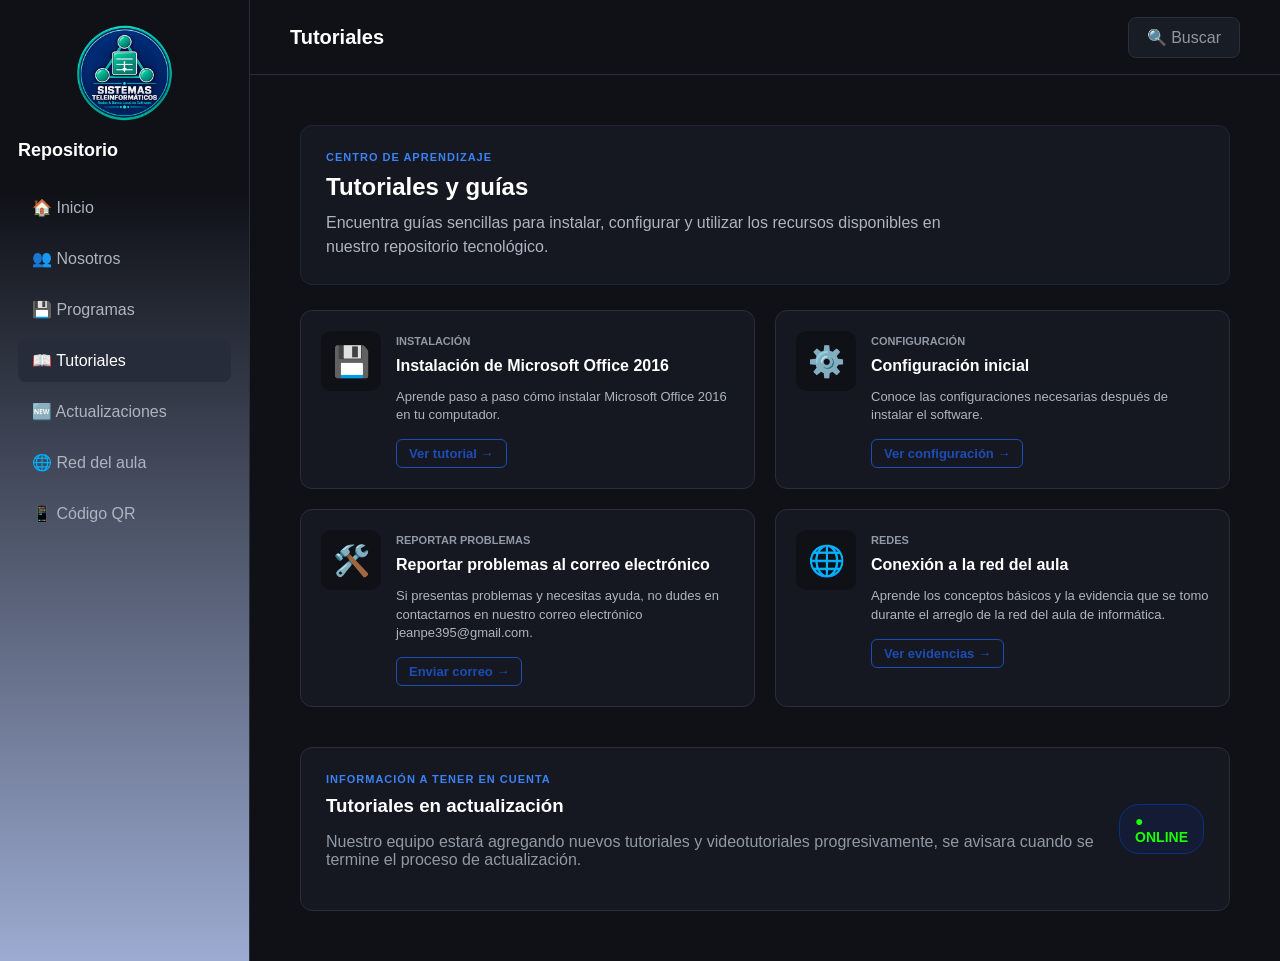
<file: Tutoriales.html>
<!DOCTYPE html>
<html lang="es">

<head>
    <meta charset="UTF-8">
    <meta name="viewport" content="width=device-width, initial-scale=1.0">

    <title>Tutoriales | Repositorio Tecnológico</title>

    <link rel="stylesheet" href="style.css">
</head>

<body>

    <div class="app">

        <!-- BARRA LATERAL -->
        <aside class="sidebar">

            <div class="logo">
    <img src="images/logo-repositorio.png" alt="Logo del proyecto">
</div>

            <h2>Repositorio</h2>

            <nav>

                <a href="index.html">
                    🏠 Inicio
                </a>

                <a href="Nosotros.html">
                    👥 Nosotros
                </a>

                <a href="Programas.html">
                    💾 Programas
                </a>

                <a href="Tutoriales.html" class="active">
                    📖 Tutoriales
                </a>

                <a href="Actualizaciones.html">
                    🆕 Actualizaciones
                </a>

                <a href="RedDelAula.html">
                    🌐 Red del aula
                </a>

                <a href="CodigoQR.html">
                    📱 Código QR
                </a>

            </nav>

        </aside>


        <!-- CONTENIDO PRINCIPAL -->
        <main class="main">

            <header class="topbar">

                <h1>Tutoriales</h1>

                <div class="search">
                    🔍 Buscar
                </div>

            </header>


            <section class="content">

                <!-- PRESENTACIÓN -->

                <div class="welcome">

                    <span>CENTRO DE APRENDIZAJE</span>

                    <h2>
                        Tutoriales y guías
                    </h2>

                    <p>
                        Encuentra guías sencillas para instalar,
                        configurar y utilizar los recursos
                        disponibles en nuestro repositorio tecnológico.
                    </p>

                </div>


                <!-- TUTORIALES -->

                <div class="tutorial-grid">


                    <!-- TUTORIAL 1 -->

                    <div class="tutorial-card">

                        <div class="tutorial-icon">
                            💾
                        </div>

                        <div class="tutorial-info">

                            <span class="tutorial-type">
                                INSTALACIÓN
                            </span>

                            <h3>
                                Instalación de Microsoft Office 2016
                            </h3>

                            <p>
                                Aprende paso a paso cómo instalar
                                Microsoft Office 2016 en tu computador.
                            </p>

                            <button onclick="window.location.href='Videotutoriales.html'">
                                 Ver tutorial →
                                  </button>

                        </div>

                    </div>


                    <!-- TUTORIAL 2 -->

                    <div class="tutorial-card">

                        <div class="tutorial-icon">
                            ⚙️
                        </div>

                        <div class="tutorial-info">

                            <span class="tutorial-type">
                                CONFIGURACIÓN
                            </span>

                            <h3>
                                Configuración inicial
                            </h3>

                            <p>
                                Conoce las configuraciones necesarias
                                después de instalar el software.
                            </p>

                            <button onclick="window.location.href='Configuracion.html'">
                                 Ver configuración →
                                  </button>

                        </div>

                    </div>


                    <!-- TUTORIAL 3 -->
                
                    <div class="tutorial-card">
                        <div class="tutorial-icon">
                            🛠️
                        </div>
                        <div class="tutorial-info">
                            <span class="tutorial-type">
                                REPORTAR PROBLEMAS 
                            </span>
                            <h3>Reportar problemas al correo electrónico</h3>
                            <p>
                                Si presentas problemas y necesitas ayuda, no dudes en contactarnos en nuestro correo electrónico jeanpe395@gmail.com.
                            </p>                          
                            <button onclick="window.location.href='mailto:jeanpe395@gmail.com'">
                                Enviar correo →
                            </button>
                        </div>
                    </div>

                    <!-- TUTORIAL 4 -->

                    <div class="tutorial-card">

                        <div class="tutorial-icon">
                            🌐
                        </div>

                        <div class="tutorial-info">

                            <span class="tutorial-type">
                                REDES
                            </span>

                            <h3>
                                Conexión a la red del aula
                            </h3>

                            <p>
                                Aprende los conceptos básicos
                                y la evidencia que se tomo durante el arreglo de la red del aula de informática.</p>
 
                           <button onclick="window.location.href='RedDelAula.html'">
                                 Ver evidencias →
                                  </button>

                        </div>

                    </div>

                </div>


                <!-- INFORMACIÓN -->

                <div class="update-box tutorial-notice">

                    <div>

                        <span class="small-title">
                            INFORMACIÓN A TENER EN CUENTA
                        </span>

                        <h3>
                            Tutoriales en actualización 
                        </h3>

                        <p>
                            Nuestro equipo estará agregando nuevos
                            tutoriales y videotutoriales
                            progresivamente, se avisara cuando se termine el proceso de actualización.
                        </p>

                    </div>

                   <div class="status">
                        ● ONLINE
                    </div>

                </div>

            </section>

        </main>

    </div>


    <script src="script.js"></script>

</body>

</html>
</file>
<file: style.css>
* {
    box-sizing: border-box;
}

body {
    margin: 0;
    font-family: Arial, sans-serif;
    background: #0f1117;
    color: #ffffff;
}

.app {
    display: flex;
    min-height: 100vh;
}


/* BARRA LATERAL */

.sidebar {
    width: 250px;
    background: linear-gradient(180deg, #0f1117 20%, #9cabd1 100%);
    border-right: 1px solid #292e3a;
    padding: 25px 18px;
}

.logo {
    width: 100px;
    height: 100px;
    border-radius: 60%;
    overflow: hidden;
    display: flex;
    align-items: center;
    justify-content: center;
    margin: 0 auto 15px;
}

.logo img {
    width: 100%;
    height: 100%;
    object-fit: cover;
    display: block;
}

.sidebar h2 {
    font-size: 18px;
    margin-bottom: 25px;
}

nav {
    display: flex;
    flex-direction: column;
    gap: 8px;
}

nav a {
    color: #aeb4c0;
    text-decoration: none;

    padding: 12px 14px;

    border-radius: 8px;

    transition: 0.2s;
}

nav a:hover {
    background: #202532;
    color: white;
}

nav a.active {
    background: #262c39;
    color: white;
}


/* CONTENIDO */

.main {
    flex: 1;
}

.topbar {
    height: 75px;

    display: flex;
    align-items: center;
    justify-content: space-between;

    padding: 0 40px;

    border-bottom: 1px solid #292e3a;
}

.topbar h1 {
    font-size: 20px;
}

.search {
    color: #8f96a3;

    background: #181c25;

    border: 1px solid #292e3a;

    padding: 10px 18px;

    border-radius: 8px;
}


/* CONTENIDO PRINCIPAL */

.content {
    padding: 50px;
    max-width: 1200px;
}

.welcome span,
.small-title {
    color: #1519f0;

    font-size: 12px;

    font-weight: bold;

    letter-spacing: 1px;
}

.welcome h2 {
    font-size: 38px;

    margin: 12px 0;
}

.welcome p {
    color: #3275e9;

    max-width: 650px;

    font-size: 16px;

    line-height: 1.6;
}


/* TARJETAS */

.cards {
    display: grid;

    grid-template-columns:
        repeat(3, 1fr);

    gap: 20px;

    margin-top: 40px;
}

.card {
    background: #151821;

    border: 1px solid #292e3a;

    border-radius: 12px;

    padding: 25px;

    transition: 0.2s;
}

.card:hover {
    transform: translateY(-3px);

    border-color: #0a3083;
}

.card-icon {
    font-size: 30px;

    margin-bottom: 20px;
}

.card h3 {
    margin: 0 0 10px;
}

.card p {
    color: #9299a6;

    line-height: 1.5;

    min-height: 70px;
}

button {
    background: #1d4db4;

    color: white;

    border: none;

    padding: 10px 15px;

    border-radius: 7px;

    cursor: pointer;

    font-weight: bold;
}


/* ACTUALIZACIONES */

.update-box {
    margin-top: 25px;

    padding: 25px;

    background: #151821;

    border: 1px solid #292e3a;

    border-radius: 12px;

    display: flex;

    align-items: center;

    justify-content: space-between;
}

.update-box h3 {
    margin: 10px 0;
}

.update-box p {
    color: #9299a6;
}

.status {
    color: #1aff05;

    font-weight: bold;
}
/* EQUIPO */

.team {
    display: grid;

    grid-template-columns:
        repeat(3, 1fr);

    gap: 20px;

    margin-top: 40px;
}

.member {
    background: #151821;

    border: 1px solid #292e3a;

    border-radius: 12px;

    padding: 25px;

    text-align: center;

    transition: 0.2s;
}

.member:hover {
    transform: translateY(-5px);

    border-color: #0a3083;
}

.member img {
    width: 130px;

    height: 130px;

    object-fit: cover;

    border-radius: 50%;

    border: 3px solid #292e3a;

    margin-bottom: 15px;
}

.member h3 {
    margin: 5px 0;

    font-size: 18px;
}

.member p {
    color: #9299a6;

    margin: 5px 0;
}

.project-info {
    margin-top: 30px;
}
/* Programas */

.software-card {
    margin-top: 40px;

    display: flex;

    gap: 25px;

    padding: 30px;

    background: linear-gradient(288.97deg, #0B1F3A 0%, #1A3A5F 100%);

    border: 1px solid #292e3a;

    border-radius: 12px;

    transition: 0.2s;
}

.software-card:hover {
    transform: translateY(-3px);

    border-color: #e0eaff;
}

.software-icon {
    width: 70px;
    height: 70px;

    display: flex;

    align-items: center;
    justify-content: center;

    background: #202532;

    border-radius: 12px;

    font-size: 32px;
}

.software-info {
    flex: 1;
}

.software-type {
    color: #e1e4e9;

    font-size: 12px;

    font-weight: bold;

    letter-spacing: 1px;
}

.software-info h3 {
    margin: 8px 0;

    font-size: 24px;
}

.software-info p {
    color: #9299a6;

    line-height: 1.5;

    max-width: 700px;
}

.software-details {
    display: flex;

    gap: 20px;

    margin: 20px 0;

    color: #aeb4c0;

    font-size: 14px;
}
/* =================================
   ACTUALIZACIONES
================================= */

.updates-grid {
    display: grid;
    grid-template-columns: repeat(2, minmax(0, 1fr));
    gap: 24px;
    margin-top: 25px;
}


.update-card {
    display: flex;
    align-items: flex-start;
    gap: 20px;

    background: #161922;

    border: 1px solid #292d38;

    border-radius: 16px;

    padding: 24px;

    min-height: 210px;

    box-sizing: border-box;

    transition: transform 0.2s ease,
                border-color 0.2s ease,
                box-shadow 0.2s ease;
}


.update-card:hover {
    transform: translateY(-4px);

    border-color: #0a3083;

    box-shadow: 0 12px 30px rgba(0, 0, 0, 0.25);
}


.update-icon {
    width: 58px;
    height: 58px;

    flex-shrink: 0;

    display: flex;
    align-items: center;
    justify-content: center;

    background: #f3f4f6;

    border-radius: 14px;

    font-size: 26px;
}


.update-info {
    flex: 1;
}


.update-type {
    display: block;

    margin-bottom: 8px;

    color: #0a3083;

    font-size: 11px;

    font-weight: bold;

    letter-spacing: 1px;
}


.update-info h3 {
    margin: 0 0 12px 0;

    color: #ffffff;

    font-size: 19px;

    line-height: 1.3;
}


.update-info p {
    margin: 0 0 16px 0;

    color: #aab2c0;

    line-height: 1.5;
}


.update-date {
    color: #7f8796;

    font-size: 13px;

    font-weight: bold;
}


/* RESPONSIVE */

@media (max-width: 900px) {

    .updates-grid {
        grid-template-columns: 1fr;
    }

}


@media (max-width: 600px) {

    .update-card {
        flex-direction: column;
    }

}

/* =================================
   CÓDIGO QR
================================= */

.qr-section {
    display: grid;
    grid-template-columns: 1fr 1fr;
    gap: 25px;
    margin-top: 25px;
}


/* TARJETA PRINCIPAL */

.qr-card {
    background: #111827;

    border: 1px solid #26344d;

    border-radius: 18px;

    padding: 30px;

    text-align: center;
}


.qr-card h3 {
    color: white;

    font-size: 22px;

    margin: 10px 0;
}


.qr-card > p {
    color: #94a3b8;

    line-height: 1.5;
}


/* IMAGEN DEL QR */

.qr-image {
    width: 260px;
    height: 260px;

    margin: 25px auto;

    padding: 12px;

    box-sizing: border-box;

    background: white;

    border-radius: 14px;

    display: flex;

    align-items: center;
    justify-content: center;
}


.qr-image img {
    width: 100%;
    height: 100%;

    object-fit: contain;

    display: block;
}


.qr-help {
    font-size: 13px;
}


/* INSTRUCCIONES */

.qr-info {
    display: flex;

    flex-direction: column;

    gap: 15px;
}


.qr-info-card {
    background: #111827;

    border: 1px solid #26344d;

    border-radius: 16px;

    padding: 20px;

    transition: transform 0.2s ease,
                border-color 0.2s ease;
}


.qr-info-card:hover {
    transform: translateX(0px);

    border-color: #2563eb;
}


.qr-info-icon {
    width: 45px;
    height: 45px;

    display: flex;

    align-items: center;
    justify-content: center;

    background: #172554;

    border: 1px solid #1d4ed8;

    border-radius: 12px;

    font-size: 22px;

    margin-bottom: 10px;
}


.qr-info-card h3 {
    color: white;

    margin: 5px 0 8px;
}


.qr-info-card p {
    color: #94a3b8;

    line-height: 1.5;

    margin: 0;
}


/* RESPONSIVE */

@media (max-width: 800px) {

    .qr-section {
        grid-template-columns: 1fr;
    }

}


@media (max-width: 500px) {

    .qr-image {
        width: 210px;
        height: 210px;
    }

}
/* =================================
   SECCIÓN PROGRAMAS Y DESCARGAS
================================= */

.program-category {
    margin-top: 40px;
}

.category-title {
    display: flex;
    align-items: center;
    gap: 12px;
    margin-bottom: 20px;
}

.category-title h2 {
    font-size: 22px;
    margin: 0;
}

.software-actions {
    display: flex;
    align-items: center;
    justify-content: space-between;
    margin-top: 25px;
    padding-top: 15px;
    border-top: 1px solid #292e3a;
}

.program-status {
    color: #1aff05;
    font-size: 13px;
    font-weight: bold;
}

.download-button {
    display: inline-block;
    background: #1d4db4;
    color: #ffffff;
    text-decoration: none;
    padding: 10px 20px;
    border-radius: 8px;
    font-weight: bold;
    font-size: 14px;
    transition: background 0.2s ease, transform 0.2s ease;
}

.download-button:hover {
    background: #1d4db4;
    transform: translateY(-2px);
}
/* =================================
   SECCIÓN TUTORIALES Y GUÍAS
================================= */

.welcome {
    background: #151821;
    padding: 30px;
    border-radius: 12px;
    margin-bottom: 30px;
    border-left: 4px solid #1d4db4;
}

.welcome span {
    color: #1d4db4;
    font-size: 12px;
    font-weight: bold;
    letter-spacing: 1px;
}

.welcome h2 {
    margin: 10px 0;
    font-size: 24px;
    color: #ffffff;
}

.welcome p {
    color: #aeb4c0;
    line-height: 1.5;
    margin: 0;
}

.tutorial-grid {
    display: grid;
    /* Esto crea columnas automáticas que se adaptan al tamaño de la pantalla */
    grid-template-columns: repeat(auto-fit, minmax(300px, 1fr));
    gap: 20px;
    margin-bottom: 40px;
}

.tutorial-card {
    background: #151821;
    border: 1px solid #292e3a;
    border-radius: 12px;
    padding: 20px;
    display: flex;
    gap: 15px;
    transition: transform 0.2s ease, border-color 0.2s ease;
}

.tutorial-card:hover {
    transform: translateY(-5px);
    border-color: #1449bb;
}

.tutorial-icon {
    font-size: 30px;
    background: #0f1117;
    height: 60px;
    width: 60px;
    display: flex;
    align-items: center;
    justify-content: center;
    border-radius: 10px;
    flex-shrink: 0;
}

.tutorial-info .tutorial-type {
    color: #9299a6;
    font-size: 11px;
    font-weight: bold;
}

.tutorial-info h3 {
    margin: 8px 0;
    font-size: 16px;
    color: #ffffff;
}

.tutorial-info p {
    font-size: 13px;
    color: #aeb4c0;
    line-height: 1.4;
    margin-bottom: 15px;
}

.tutorial-info button {
    background: transparent;
    color: #1d4db4;
    border: 1px solid #1d4db4;
    padding: 6px 12px;
    border-radius: 6px;
    cursor: pointer;
    transition: 0.2s ease;
    font-weight: bold;
    font-size: 13px;
}

.tutorial-info button:hover {
    background: #1d4db4;
    color: #ffffff;
}

/*barra de inicio  */
.update-box {
    background: #151821 !important;
    border: 1px solid #292e3a !important;
    border-radius: 12px !important;
    padding: 25px !important;
    margin-top: 30px !important;
    display: flex !important;
    justify-content: space-between !important;
    align-items: center !important;
}

.update-box div {
    display: block;
}

.update-box .status {
    color: #1aff05 !important;
    font-weight: bold !important;
    font-size: 14px !important;
}

/* =========================================
   SECCIÓN: RED DEL AULA (Bloque de Galería Actualizado)
   ========================================= */

/* ... (mantén el resto del código anterior igual y solo cambia este fragmento) ... */

/* Galería de Imágenes - Con efecto de desplazamiento */
.gallery-grid {
    display: grid;
    grid-template-columns: repeat(auto-fit, minmax(250px, 1fr));
    gap: 20px;
    margin-top: 20px;
}

.gallery-card {
    background: #10131c;
    border: 1px solid #1e2538;
    border-radius: 12px;
    overflow: hidden;
    /* ¡AQUÍ ESTÁ EL MOVIMIENTO! */
    transition: transform 0.3s ease, box-shadow 0.3s ease; /* Suaviza el movimiento */
    cursor: pointer; /* Cambia el puntero al pasar sobre la tarjeta */
}

/* Efecto al pasar el ratón (Hover) */
.gallery-card:hover {
    transform: translateY(-8px); /* La tarjeta sube 8 píxeles */
    box-shadow: 0 10px 20px rgba(0,0,0,0.3); /* Añade una sombra más profunda para el efecto de elevación */
    border-color: #3b82f6; /* Opcional: el borde cambia al azul claro de la paleta */
}

.gallery-card img {
    width: 100%;
    height: 150px;
    object-fit: cover;
    display: block;
}

.gallery-caption {
    padding: 15px;
}
/* =========================================
   SECCIÓN: RED DEL AULA
   ========================================= */

/* Contenedores generales */
.welcome,
.network-topology,
.network-gallery,
.network-status {
    background: #151821;
    border: 1px solid #1e2538;
    border-radius: 12px;
    padding: 25px;
    margin-bottom: 25px;
}

/* Textos destacados (Reemplazo del amarillo/naranja por azul tecnológico) */
.welcome span,
.network-type,
.small-title {
    font-size: 11px;
    font-weight: bold;
    color: #3b82f6; /* Azul claro para contrastar bien en fondo oscuro */
    letter-spacing: 1px;
    display: block;
    margin-bottom: 8px;
}

/* Grid de Componentes (Red LAN, Switch, etc.) */
.network-grid {
    display: grid;
    grid-template-columns: repeat(auto-fit, minmax(220px, 1fr));
    gap: 20px;
    margin-bottom: 25px;
}

.network-card {
    background: #151821;
    border: 1px solid #1e2538;
    border-radius: 12px;
    padding: 25px;
    display: flex;
    flex-direction: column;
    gap: 10px;
}

.network-icon {
    font-size: 24px;
    margin-bottom: 10px;
}

/* Topología de la Red */
.topology {
    display: flex;
    flex-direction: column;
    align-items: center;
    gap: 15px;
    margin-top: 20px;
}

.network-node {
    background: #10131c;
    border: 1px solid #1e2538;
    border-radius: 8px;
    padding: 15px 25px;
    display: flex;
    align-items: center;
    gap: 10px;
    color: #fff;
}

/* Nodo Principal usando TU COLOR AZUL #0a3083 */
.main-node {
    background-color: #0a3083; 
    border-color: #0a3083;
    font-weight: bold;
    box-shadow: 0 4px 10px rgba(10, 48, 131, 0.4); /* Resplandor tecnológico sutil */
}

.network-line {
    width: 2px;
    height: 30px;
    background-color: #3b82f6; /* Línea de conexión azul */
}

.computers {
    display: flex;
    gap: 15px;
    flex-wrap: wrap;
    justify-content: center;
}

/* Galería de Imágenes */
.gallery-grid {
    display: grid;
    grid-template-columns: repeat(auto-fit, minmax(250px, 1fr));
    gap: 20px;
    margin-top: 20px;
}

.gallery-card {
    background: #10131c;
    border: 1px solid #1e2538;
    border-radius: 12px;
    overflow: hidden;
}

.gallery-card img {
    width: 100%;
    height: 150px;
    object-fit: cover;
    display: block;
}

.gallery-caption {
    padding: 15px;
}

.gallery-caption h4 {
    margin-bottom: 5px;
    font-size: 14px;
}

.gallery-caption p {
    font-size: 13px;
    color: #8b949e;
}

/* Estado de la Red */
.network-status {
    display: flex;
    justify-content: space-between;
    align-items: center;
    flex-wrap: wrap;
    gap: 20px;
}

.status {
    background: rgba(10, 48, 131, 0.2); /* Fondo transparente con tu color */
    color: #09ff00;
    border: 1px solid #0a3083; /* Borde con tu color */
    padding: 8px 15px;
    border-radius: 20px;
    font-weight: bold;
    font-size: 13px;
    display: flex;
    align-items: center;
    gap: 8px;
}
/* FORZAR POSICIÓN SUPERIOR ABSOLUTA PARA LA PÁGINA DE CONFIGURACIÓN */
.main-content {
    position: absolute;
    top: 0;
    left: 250px;
    right: 0;
    padding: 30px;
    box-sizing: border-box;
    margin: 0 !important;
}

/* CONTENEDOR RECTILÍNEO DE TARJETAS */
.config-grid {
    display: flex;
    flex-direction: column;
    gap: 15px;
    margin-top: 15px;
    max-width: 900px;
}

/* tamaño de logo*/
.sidebar-logo {
    width: 80px;
    height: auto;
    display: block;
    margin: 0 auto 10px auto;
}

/* borde de tarjetas */
.software-card {
    display: flex;
    align-items: flex-start;
    gap: 15px;
    padding: 20px;
    background-color: #1e293b;
    border: 1px solid #334155;
    border-radius: 10px; 
}
</file>
